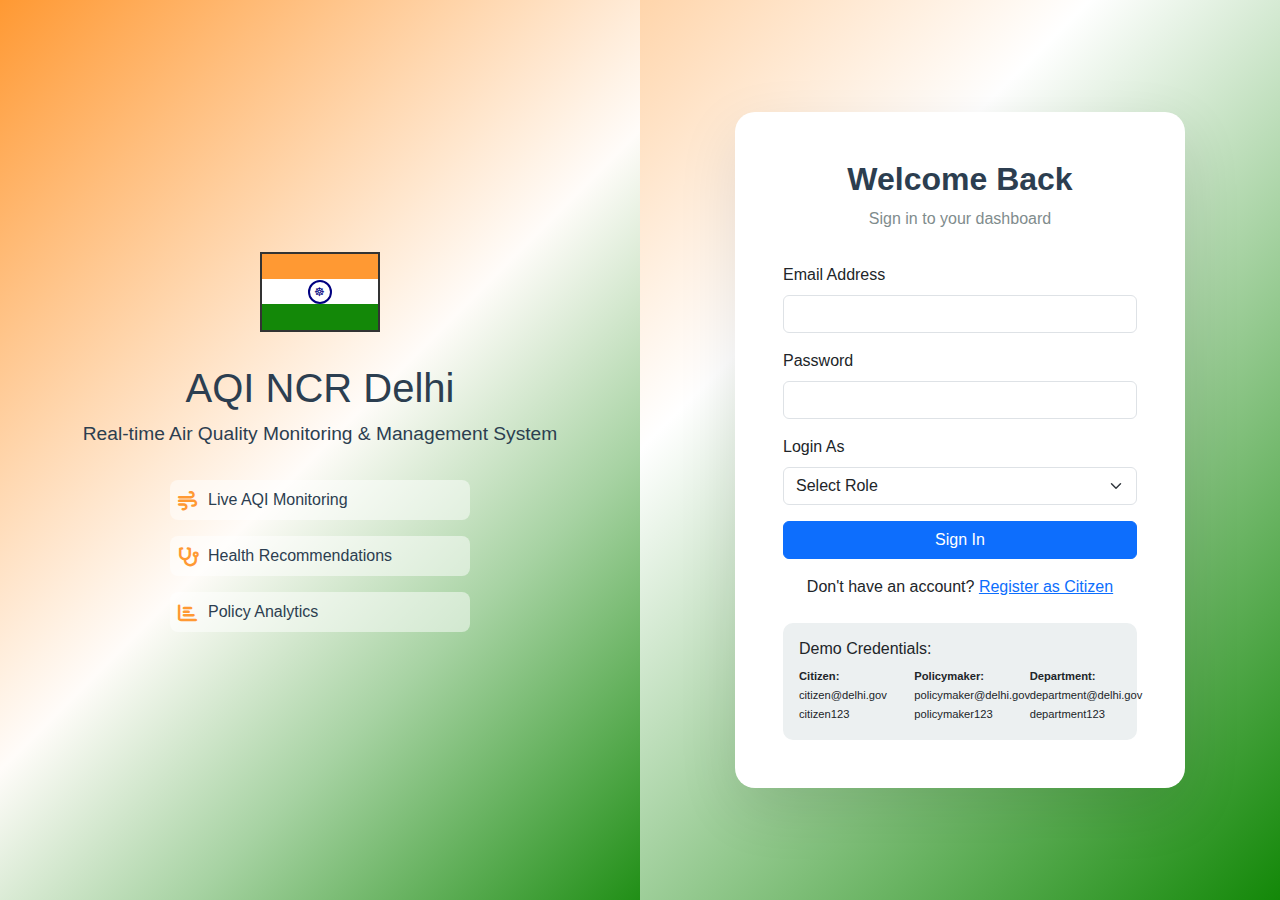
<file: login.html>
<!DOCTYPE html>
<html lang="en">
<head>
    <meta charset="UTF-8">
    <meta name="viewport" content="width=device-width, initial-scale=1.0">
    <title>Login - AQI NCR Delhi</title>
    <link href="https://cdn.jsdelivr.net/npm/bootstrap@5.3.0/dist/css/bootstrap.min.css" rel="stylesheet">
    <link href="https://cdnjs.cloudflare.com/ajax/libs/font-awesome/6.0.0/css/all.min.css" rel="stylesheet">
    <link href="css/style.css" rel="stylesheet">
</head>
<body class="login-page">
    <div class="container-fluid">
        <div class="row min-vh-100">
            <!-- Left Side - Branding -->
            <div class="col-lg-6 d-none d-lg-flex brand-section">
                <div class="brand-content">
                    <div class="brand-logo">
                        <div class="indian-flag">
                            <div class="saffron"></div>
                            <div class="white">
                                <div class="ashoka-chakra"></div>
                            </div>
                            <div class="green"></div>
                        </div>
                        <h1>AQI NCR Delhi</h1>
                    </div>
                    <p class="brand-tagline">Real-time Air Quality Monitoring & Management System</p>
                    <div class="feature-list">
                        <div class="feature-item">
                            <i class="fas fa-wind"></i>
                            <span>Live AQI Monitoring</span>
                        </div>
                        <div class="feature-item">
                            <i class="fas fa-stethoscope"></i>
                            <span>Health Recommendations</span>
                        </div>
                        <div class="feature-item">
                            <i class="fas fa-chart-bar"></i>
                            <span>Policy Analytics</span>
                        </div>
                    </div>
                </div>
            </div>

            <!-- Right Side - Login Form -->
            <div class="col-lg-6 d-flex align-items-center justify-content-center">
                <div class="login-form-container">
                    <div class="text-center mb-4">
                        <h2 class="login-title">Welcome Back</h2>
                        <p class="login-subtitle">Sign in to your dashboard</p>
                    </div>

                    <form id="loginForm" class="login-form">
                        <div class="mb-3">
                            <label for="email" class="form-label">Email Address</label>
                            <input type="email" class="form-control" id="email" required>
                        </div>

                        <div class="mb-3">
                            <label for="password" class="form-label">Password</label>
                            <input type="password" class="form-control" id="password" required>
                        </div>

                        <div class="mb-3">
                            <label for="role" class="form-label">Login As</label>
                            <select class="form-select" id="role" required>
                                <option value="">Select Role</option>
                                <option value="citizen">Citizen</option>
                                <option value="policymaker">Policymaker</option>
                                <option value="department">Department</option>
                            </select>
                        </div>

                        <button type="submit" class="btn btn-primary w-100 mb-3">
                            <span class="spinner-border spinner-border-sm d-none me-2" role="status"></span>
                            Sign In
                        </button>

                        <div class="text-center">
                            <p>Don't have an account? <a href="#" id="showRegister">Register as Citizen</a></p>
                        </div>
                    </form>

                    <!-- Registration Form (Initially Hidden) -->
                    <form id="registerForm" class="login-form d-none">
                        <div class="mb-3">
                            <label for="regName" class="form-label">Full Name</label>
                            <input type="text" class="form-control" id="regName" required>
                        </div>

                        <div class="mb-3">
                            <label for="regEmail" class="form-label">Email Address</label>
                            <input type="email" class="form-control" id="regEmail" required>
                        </div>

                        <div class="mb-3">
                            <label for="regMobile" class="form-label">Mobile Number</label>
                            <input type="tel" class="form-control" id="regMobile" required>
                        </div>

                        <div class="mb-3">
                            <label for="regLocation" class="form-label">Location</label>
                            <input type="text" class="form-control" id="regLocation" required>
                        </div>

                        <div class="mb-3">
                            <label for="regPassword" class="form-label">Password</label>
                            <input type="password" class="form-control" id="regPassword" required>
                        </div>

                        <div class="mb-3">
                            <label for="regConfirmPassword" class="form-label">Confirm Password</label>
                            <input type="password" class="form-control" id="regConfirmPassword" required>
                        </div>

                        <button type="submit" class="btn btn-success w-100 mb-3">
                            <span class="spinner-border spinner-border-sm d-none me-2" role="status"></span>
                            Register
                        </button>

                        <div class="text-center">
                            <p>Already have an account? <a href="#" id="showLogin">Sign In</a></p>
                        </div>
                    </form>

                    <!-- Demo Credentials -->
                    <div class="demo-credentials mt-4">
                        <h6>Demo Credentials:</h6>
                        <div class="row">
                            <div class="col-4">
                                <small><strong>Citizen:</strong><br>citizen@delhi.gov<br>citizen123</small>
                            </div>
                            <div class="col-4">
                                <small><strong>Policymaker:</strong><br>policymaker@delhi.gov<br>policymaker123</small>
                            </div>
                            <div class="col-4">
                                <small><strong>Department:</strong><br>department@delhi.gov<br>department123</small>
                            </div>
                        </div>
                    </div>
                </div>
            </div>
        </div>
    </div>

    <script src="https://cdn.jsdelivr.net/npm/bootstrap@5.3.0/dist/js/bootstrap.bundle.min.js"></script>
    <script src="js/auth.js"></script>
</body>
</html>
</file>
<file: css/style.css>
:root {
    --saffron: #FF9933;
    --white: #FFFFFF;
    --green: #138808;
    --blue: #000080;
    --light-blue: #E3F2FD;
    --dark-gray: #2C3E50;
    --gray: #7F8C8D;
    --light-gray: #ECF0F1;
}

/* Landing Page Styles */
.landing-page {
    background: linear-gradient(135deg, var(--light-blue) 0%, var(--white) 50%, #E8F5E8 100%);
    font-family: 'Segoe UI', Tahoma, Geneva, Verdana, sans-serif;
}

.hero-section {
    padding-top: 80px;
    background: url('../assets/images/delhi-bg.jpg') no-repeat center center;
    background-size: cover;
    position: relative;
}

.hero-section::before {
    content: '';
    position: absolute;
    top: 0;
    left: 0;
    right: 0;
    bottom: 0;
    background: linear-gradient(135deg, rgba(255, 153, 51, 0.1) 0%, rgba(19, 136, 8, 0.1) 100%);
}

.hero-visual {
    position: relative;
    height: 400px;
    display: flex;
    align-items: center;
    justify-content: center;
}

.aqi-circle {
    width: 200px;
    height: 200px;
    border-radius: 50%;
    background: conic-gradient(from 0deg, #00E400 0%, #FFFF00 25%, #FF7E00 50%, #FF0000 75%, #99004C 100%);
    display: flex;
    flex-direction: column;
    align-items: center;
    justify-content: center;
    color: white;
    font-weight: bold;
    box-shadow: 0 10px 30px rgba(0,0,0,0.3);
    position: relative;
}

.aqi-value {
    font-size: 2.5rem;
    font-weight: bold;
}

.aqi-status {
    font-size: 1.2rem;
}

.floating-elements {
    position: absolute;
    top: 0;
    left: 0;
    right: 0;
    bottom: 0;
}

.floating-icon {
    position: absolute;
    width: 60px;
    height: 60px;
    background: white;
    border-radius: 50%;
    display: flex;
    align-items: center;
    justify-content: center;
    font-size: 1.5rem;
    box-shadow: 0 5px 15px rgba(0,0,0,0.2);
    animation: float 6s ease-in-out infinite;
    animation-delay: var(--delay);
}

.floating-icon:nth-child(1) { top: 10%; left: 20%; color: var(--saffron); }
.floating-icon:nth-child(2) { top: 20%; right: 15%; color: var(--green); }
.floating-icon:nth-child(3) { bottom: 30%; left: 10%; color: var(--blue); }
.floating-icon:nth-child(4) { bottom: 15%; right: 25%; color: var(--saffron); }

@keyframes float {
    0%, 100% { transform: translateY(0px) rotate(0deg); }
    50% { transform: translateY(-20px) rotate(10deg); }
}

.features-section {
    background: white;
}

.feature-card {
    background: white;
    padding: 2rem;
    border-radius: 15px;
    box-shadow: 0 10px 30px rgba(0,0,0,0.1);
    text-align: center;
    transition: transform 0.3s ease;
    height: 100%;
}

.feature-card:hover {
    transform: translateY(-10px);
}

.feature-icon {
    width: 80px;
    height: 80px;
    border-radius: 50%;
    display: flex;
    align-items: center;
    justify-content: center;
    font-size: 2rem;
    margin: 0 auto 1rem;
    color: white;
}

.feature-icon.citizen { background: linear-gradient(135deg, var(--saffron), #FFB366); }
.feature-icon.policymaker { background: linear-gradient(135deg, var(--green), #34C759); }
.feature-icon.department { background: linear-gradient(135deg, var(--blue), #4A6FDC); }

.feature-card ul {
    list-style: none;
    padding: 0;
    text-align: left;
}

.feature-card li {
    padding: 0.3rem 0;
    position: relative;
    padding-left: 1.5rem;
}

.feature-card li::before {
    content: '✓';
    position: absolute;
    left: 0;
    color: var(--green);
    font-weight: bold;
}

/* Login Page Styles */
.login-page {
    background: linear-gradient(135deg, var(--saffron) 0%, var(--white) 50%, var(--green) 100%);
    font-family: 'Segoe UI', Tahoma, Geneva, Verdana, sans-serif;
}

.brand-section {
    background: linear-gradient(135deg, rgba(255, 153, 51, 0.9) 0%, rgba(255, 255, 255, 0.9) 50%, rgba(19, 136, 8, 0.9) 100%);
    align-items: center;
    justify-content: center;
    padding: 2rem;
}

.brand-content {
    text-align: center;
    color: var(--dark-gray);
}

.indian-flag {
    width: 120px;
    height: 80px;
    border: 2px solid #333;
    margin: 0 auto 2rem;
    position: relative;
}

.saffron, .white, .green {
    height: 33.33%;
}

.saffron { background: var(--saffron); }
.white { 
    background: var(--white);
    position: relative;
}
.green { background: var(--green); }

.ashoka-chakra {
    width: 24px;
    height: 24px;
    border: 2px solid var(--blue);
    border-radius: 50%;
    position: absolute;
    top: 50%;
    left: 50%;
    transform: translate(-50%, -50%);
    background: var(--white);
}

.ashoka-chakra::before {
    content: '☸';
    position: absolute;
    top: 50%;
    left: 50%;
    transform: translate(-50%, -50%);
    color: var(--blue);
    font-size: 12px;
}

.brand-tagline {
    font-size: 1.2rem;
    margin-bottom: 2rem;
    color: var(--dark-gray);
}

.feature-list {
    text-align: left;
    max-width: 300px;
    margin: 0 auto;
}

.feature-item {
    display: flex;
    align-items: center;
    margin-bottom: 1rem;
    padding: 0.5rem;
    background: rgba(255,255,255,0.5);
    border-radius: 8px;
}

.feature-item i {
    width: 30px;
    color: var(--saffron);
    font-size: 1.2rem;
}

.login-form-container {
    background: white;
    padding: 3rem;
    border-radius: 20px;
    box-shadow: 0 20px 60px rgba(0,0,0,0.1);
    width: 100%;
    max-width: 450px;
    margin: 2rem;
}

.login-title {
    color: var(--dark-gray);
    font-weight: bold;
    margin-bottom: 0.5rem;
}

.login-subtitle {
    color: var(--gray);
    margin-bottom: 2rem;
}

.demo-credentials {
    background: var(--light-gray);
    padding: 1rem;
    border-radius: 10px;
    font-size: 0.8rem;
}

/* Dashboard Styles */
.dashboard-page {
    font-family: 'Segoe UI', Tahoma, Geneva, Verdana, sans-serif;
    background: var(--light-gray);
}

.sidebar {
    width: 280px;
    background: linear-gradient(180deg, var(--saffron) 0%, var(--white) 50%, var(--green) 100%);
    position: fixed;
    height: 100vh;
    transition: all 0.3s;
    z-index: 1000;
    box-shadow: 3px 0 15px rgba(0,0,0,0.1);
}

.sidebar-header {
    padding: 1.5rem;
    border-bottom: 1px solid rgba(255,255,255,0.2);
    display: flex;
    justify-content: between;
    align-items: center;
}

.sidebar-brand {
    display: flex;
    align-items: center;
    color: var(--dark-gray);
    font-weight: bold;
    font-size: 1.2rem;
}

.user-info {
    padding: 1.5rem;
    display: flex;
    align-items: center;
    background: rgba(255,255,255,0.2);
    margin: 1rem;
    border-radius: 10px;
}

.user-avatar {
    width: 50px;
    height: 50px;
    background: var(--blue);
    border-radius: 50%;
    display: flex;
    align-items: center;
    justify-content: center;
    color: white;
    font-size: 1.2rem;
    margin-right: 1rem;
}

.sidebar-nav {
    list-style: none;
    padding: 0;
    margin: 0;
}

.nav-item {
    margin: 0.2rem 1rem;
}

.nav-link {
    display: flex;
    align-items: center;
    padding: 0.8rem 1rem;
    color: var(--dark-gray);
    text-decoration: none;
    border-radius: 8px;
    transition: all 0.3s ease;
}

.nav-link:hover, .nav-item.active .nav-link {
    background: rgba(255,255,255,0.3);
    color: var(--blue);
}

.nav-link i {
    width: 20px;
    margin-right: 0.8rem;
}

.content {
    margin-left: 280px;
    transition: all 0.3s;
    min-height: 100vh;
}

.dashboard-header {
    background: white;
    padding: 1rem 2rem;
    box-shadow: 0 2px 10px rgba(0,0,0,0.1);
    border-bottom: 3px solid var(--saffron);
}

.header-content {
    display: flex;
    justify-content: space-between;
    align-items: center;
}

.live-indicator {
    display: flex;
    align-items: center;
    background: var(--green);
    color: white;
    padding: 0.3rem 0.8rem;
    border-radius: 20px;
    font-size: 0.8rem;
    font-weight: bold;
}

.live-dot {
    width: 8px;
    height: 8px;
    background: white;
    border-radius: 50%;
    margin-right: 0.5rem;
    animation: pulse 2s infinite;
}

@keyframes pulse {
    0%, 100% { opacity: 1; }
    50% { opacity: 0.5; }
}

.notification-bell {
    position: relative;
    margin-right: 1rem;
    font-size: 1.2rem;
    color: var(--gray);
    cursor: pointer;
}

.notification-badge {
    position: absolute;
    top: -5px;
    right: -5px;
    background: var(--saffron);
    color: white;
    border-radius: 50%;
    width: 18px;
    height: 18px;
    font-size: 0.7rem;
    display: flex;
    align-items: center;
    justify-content: center;
}

.main-content {
    padding: 2rem;
}

/* AQI Banner */
.aqi-banner {
    background: linear-gradient(135deg, #667eea 0%, #764ba2 100%);
    color: white;
    padding: 2rem;
    border-radius: 15px;
    box-shadow: 0 10px 30px rgba(0,0,0,0.2);
}

.aqi-main {
    display: flex;
    align-items: center;
    gap: 2rem;
}

.aqi-circle-large {
    width: 150px;
    height: 150px;
    border-radius: 50%;
    background: conic-gradient(from 0deg, #00E400 0%, #FFFF00 25%, #FF7E00 50%, #FF0000 75%, #99004C 100%);
    display: flex;
    flex-direction: column;
    align-items: center;
    justify-content: center;
    color: white;
    font-weight: bold;
    box-shadow: 0 5px 15px rgba(0,0,0,0.3);
}

.aqi-breakdown {
    display: flex;
    gap: 2rem;
    margin-top: 1rem;
}

.pollutant {
    display: flex;
    flex-direction: column;
    align-items: center;
    background: rgba(255,255,255,0.2);
    padding: 0.5rem 1rem;
    border-radius: 8px;
}

/* Weather Grid */
.weather-grid {
    display: grid;
    grid-template-columns: 1fr 1fr;
    gap: 1rem;
}

.weather-item {
    display: flex;
    align-items: center;
    gap: 1rem;
    padding: 1rem;
    background: var(--light-gray);
    border-radius: 8px;
}

.weather-item i {
    font-size: 1.5rem;
    color: var(--blue);
}

.weather-item .label {
    display: block;
    font-size: 0.8rem;
    color: var(--gray);
}

.weather-item .value {
    display: block;
    font-weight: bold;
    color: var(--dark-gray);
}

/* Health Alert */
.health-alert {
    display: flex;
    align-items: center;
    gap: 0.5rem;
    margin-bottom: 1rem;
}

.health-recommendations {
    list-style: none;
    padding: 0;
}

.health-recommendations li {
    padding: 0.5rem 0;
    display: flex;
    align-items: center;
    gap: 0.5rem;
}

.activity-tags {
    display: flex;
    gap: 0.5rem;
    flex-wrap: wrap;
    margin-top: 0.5rem;
}

/* Chatbot Styles */
.chatbot-toggle {
    position: fixed;
    bottom: 2rem;
    right: 2rem;
    width: 60px;
    height: 60px;
    background: linear-gradient(135deg, var(--saffron), var(--green));
    border: none;
    border-radius: 50%;
    color: white;
    font-size: 1.5rem;
    box-shadow: 0 5px 15px rgba(0,0,0,0.3);
    cursor: pointer;
    z-index: 1000;
    transition: all 0.3s ease;
}

.chatbot-toggle:hover {
    transform: scale(1.1);
}

.chatbot-widget {
    position: fixed;
    bottom: 2rem;
    right: 2rem;
    width: 350px;
    height: 500px;
    background: white;
    border-radius: 15px;
    box-shadow: 0 10px 30px rgba(0,0,0,0.2);
    display: none;
    flex-direction: column;
    z-index: 1001;
    border: 2px solid var(--saffron);
}

.chatbot-widget.active {
    display: flex;
}

.chatbot-header {
    background: linear-gradient(135deg, var(--saffron), var(--green));
    color: white;
    padding: 1rem;
    border-radius: 13px 13px 0 0;
    display: flex;
    justify-content: space-between;
    align-items: center;
}

.chatbot-messages {
    flex: 1;
    padding: 1rem;
    overflow-y: auto;
    background: var(--light-gray);
}

.message {
    margin-bottom: 1rem;
    display: flex;
}

.bot-message {
    justify-content: flex-start;
}

.user-message {
    justify-content: flex-end;
}

.message-content {
    max-width: 80%;
    padding: 0.8rem 1rem;
    border-radius: 15px;
    background: white;
    box-shadow: 0 2px 5px rgba(0,0,0,0.1);
}

.bot-message .message-content {
    background: linear-gradient(135deg, var(--saffron), #FFB366);
    color: white;
}

.chatbot-input {
    padding: 1rem;
    border-top: 1px solid var(--light-gray);
    display: flex;
    gap: 0.5rem;
}

.chatbot-input input {
    flex: 1;
    border: 1px solid var(--light-gray);
    border-radius: 20px;
    padding: 0.5rem 1rem;
    outline: none;
}

.chatbot-input button {
    background: var(--green);
    color: white;
    border: none;
    border-radius: 50%;
    width: 40px;
    height: 40px;
    cursor: pointer;
}

/* Loading Overlay */
.loading-overlay {
    position: fixed;
    top: 0;
    left: 0;
    width: 100%;
    height: 100%;
    background: rgba(0,0,0,0.5);
    display: none;
    align-items: center;
    justify-content: center;
    z-index: 9999;
}

/* Responsive Design */
@media (max-width: 768px) {
    .sidebar {
        width: 100%;
        transform: translateX(-100%);
    }
    
    .sidebar.active {
        transform: translateX(0);
    }
    
    .content {
        margin-left: 0;
    }
    
    .aqi-main {
        flex-direction: column;
        text-align: center;
    }
    
    .aqi-breakdown {
        justify-content: center;
        flex-wrap: wrap;
    }
    
    .weather-grid {
        grid-template-columns: 1fr;
    }
    
    .chatbot-widget {
        width: 100%;
        height: 100%;
        bottom: 0;
        right: 0;
        border-radius: 0;
    }
}
</file>
